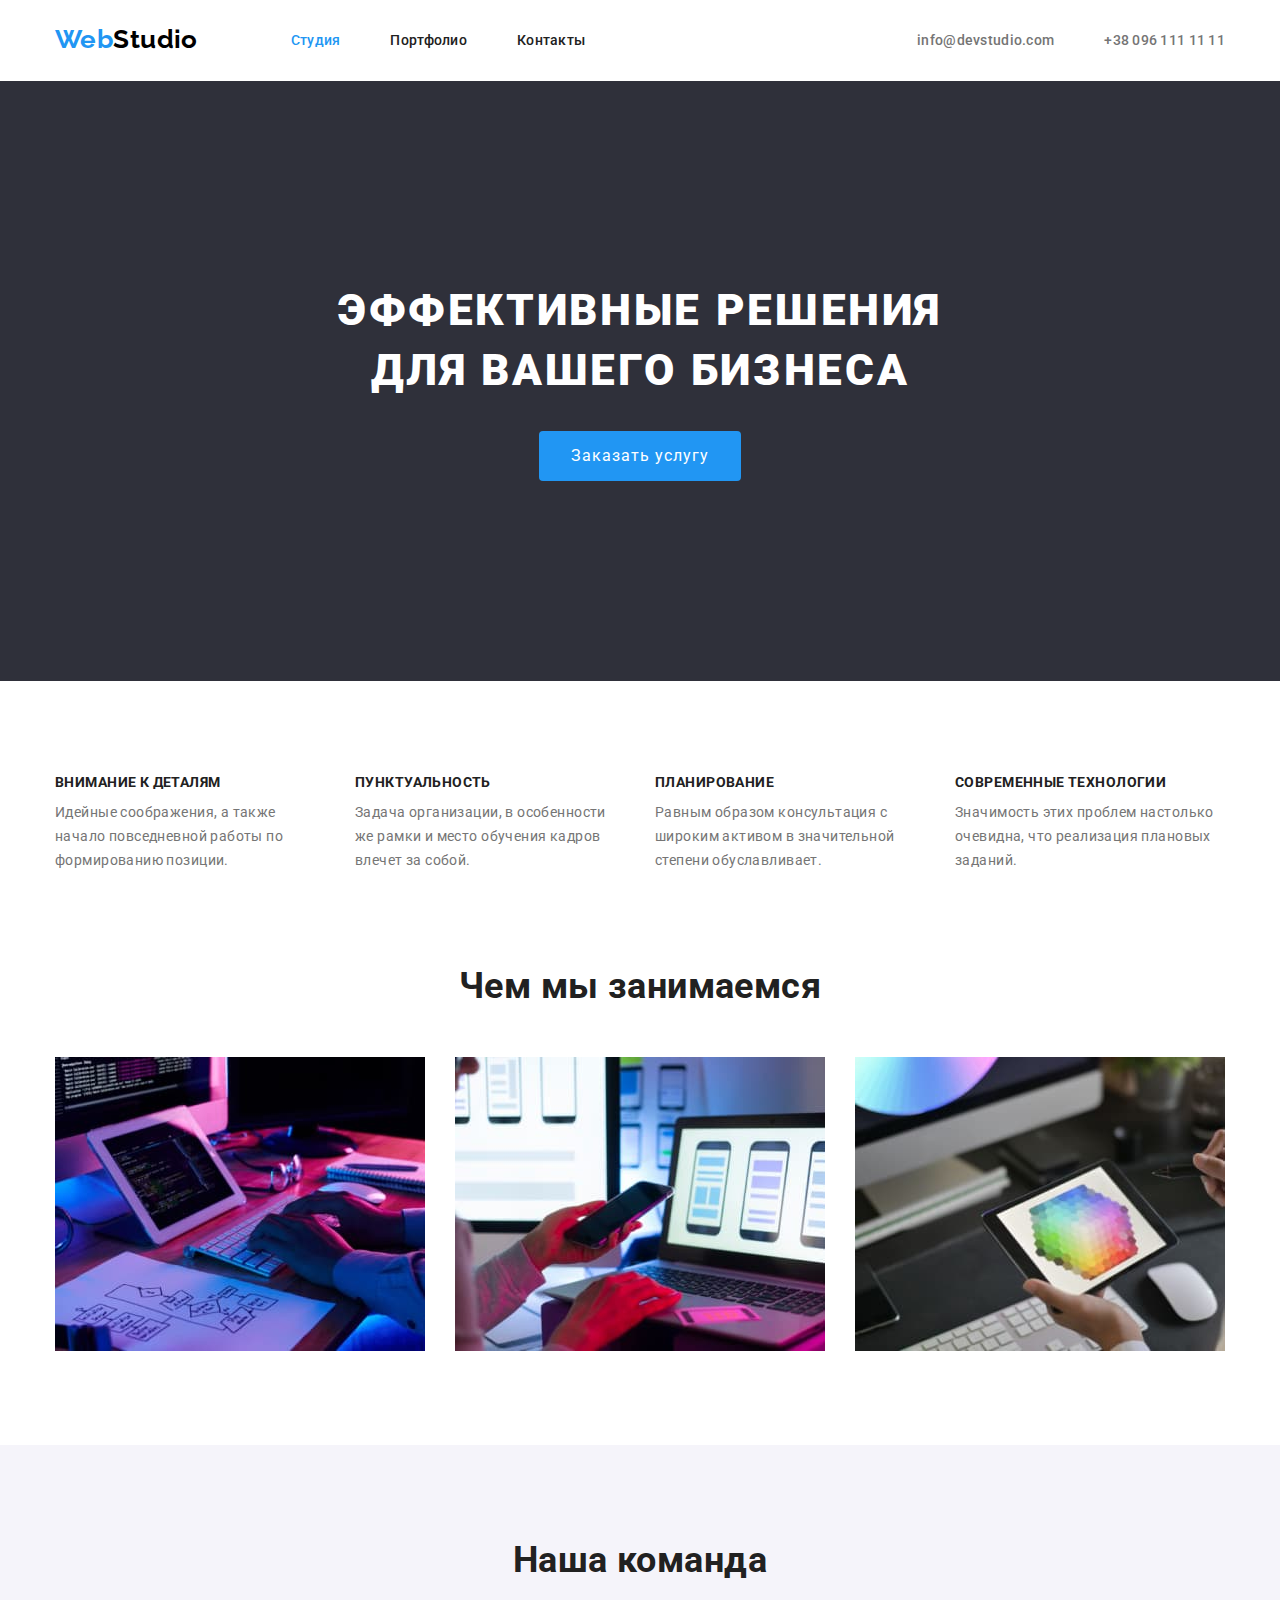
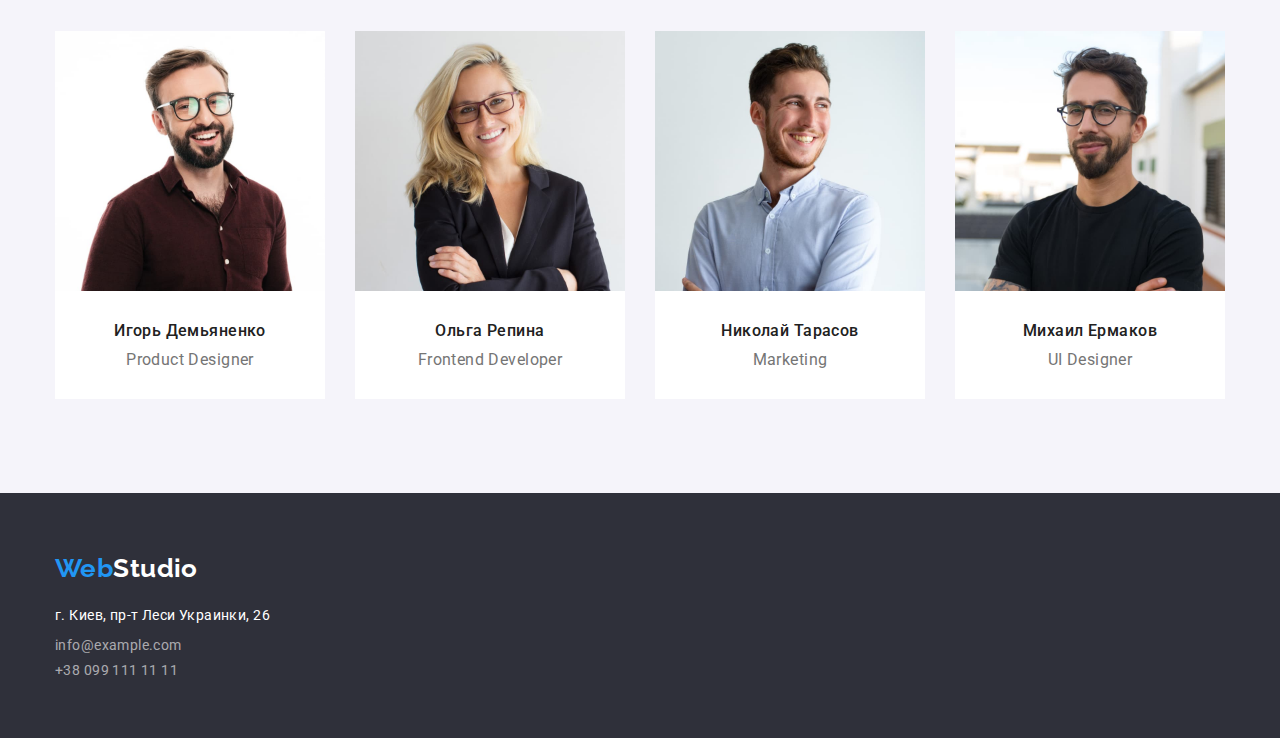
<file: index.html>
<!DOCTYPE html>
<html lang="ru">
  <head>
    <meta charset="UTF-8" />
    <meta http-equiv="X-UA-Compatible" content="IE=edge" />
    <meta name="viewport" content="width=device-width, initial-scale=1.0" />
    <title>WebStudio</title>
    <link rel="preconnect" href="https://fonts.googleapis.com" />
    <link rel="preconnect" href="https://fonts.gstatic.com" crossorigin />
    <link
      href="https://fonts.googleapis.com/css2?family=Raleway:wght@700&family=Roboto:wght@400;500;700&display=swap"
      rel="stylesheet"
    />
    <link rel="stylesheet" href="https://cdn.jsdelivr.net/npm/modern-normalize@1.1.0/modern-normalize.min.css">
    <link rel="stylesheet" href="./css/styles.css" />
  </head>
  <body>
    <header class="page-header">
      <div class="container page-header-container">
        <nav class="page-nav">
          <a class="logo link" href="./index.html"><span class="active">Web</span>Studio </a>
          <ul class="menu list">
            <li class="menu-list">
              <a class="menu-item active link" href="./index.html">Студия</a>
            </li>
            <li class="menu-list">
              <a class="menu-item link" href="about.html">Портфолио</a>
            </li>
            <li class="menu-list">
              <a class="menu-item link" href="./index.html">Контакты</a>
            </li>
          </ul>
        </nav>
          <ul class="contact list ">
            <li class="item">
              <a class="mail-link link" href="mailto:info@devstudio.com" lang="en">info@devstudio.com</a>
            </li>
            <li class="item">
              <a class="phone-number link" href="tel:+380961111111">+38 096 111 11 11</a>
            </li>
          </ul>
      </div>
    </header>
    <main>
      <section class="section hero">
        <div class="hero-side container">
          <h1 class="main-title">Эффективные решения для вашего бизнеса</h1>
          <button class="modal-btn" type="button">Заказать услугу</button>
        </div>
      </section>
      <section class="section">
        <div class="container">
          <h2 hidden>Информация</h2>
          <ul class="about-list list">
            <li>
              <h3 class="about">Внимание к деталям</h3>
              <p class="about-description">
                Идейные соображения, а также начало повседневной работы по
                формированию позиции.
              </p>
            </li>
            <li>
              <h3 class="about">Пунктуальность</h3>
              <p class="about-description">
                Задача организации, в особенности же рамки и место обучения кадров
                влечет за собой.
              </p>
            </li>
            <li>
              <h3 class="about">Планирование</h3>
              <p class="about-description">
                Равным образом консультация с широким активом в значительной
                степени обуславливает.
              </p>
            </li>
            <li>
              <h3 class="about">Современные технологии</h3>
              <p class="about-description">
                Значимость этих проблем настолько очевидна, что реализация
                плановых заданий.
              </p>
            </li>
          </ul>
        </div>
      </section>
      <section class="section about-img">
        <div class="container">
          <h2 class="section-title">Чем мы занимаемся</h2>
          <ul class="work-progress list">
            <li>
              <img
                src="./images/work/laptopj.jpg"
                alt="ноутбук"
                width="370"
                height="294"
              />
            </li>
            <li>
              <img
                src="./images/work/tabletj.jpg"
                alt="планшет"
                width="370"
                height="294"
              />
            </li>
            <li>
              <img
                src="./images/work/laptop2j.jpg"
                alt="ноутбук"
                width="370"
                height="294"
              />
            </li>
          </ul>
        </div>

      </section>
      <section class="team section">
        <div class="container">
          <h2 class="section-title">Наша команда</h2>
          <ul class=" employees list">
            <li class="team-item">
              <img
                src="./images/employees/игорь-демьяненко.jpg"
                alt="Игорь Демьяненко"
                width="270"
                height="260"
              />
              <h3  class="employees-name">Игорь Демьяненко</h3>
              <p  class="employees-position"lang="en">Product Designer</p>
            </li>
            <li class="team-item">
              <img
                src="./images/employees/ольга-репина.jpg"
                alt="Ольга Репина"
                width="270"
                height="260"
              />
              <h3 class="employees-name" >Ольга Репина</h3>
              <p class="employees-position" lang="en">Frontend Developer</p>
            </li>
            <li class="team-item">
              <img
                src="./images/employees/николай-тарасов.jpg"
                alt="Николай Тарасов"
                width="270"
                height="260"
              />
              <h3 class="employees-name" >Николай Тарасов</h3>
              <p class="employees-position" lang="en">Marketing</p>
            </li>
            <li class="team-item">
              <img
                src="./images/employees/михаил-ермаков.jpg"
                alt="Михаил Ермаков"
                width="270"
                height="260"
              />
              <h3 class="employees-name" >Михаил Ермаков</h3>
              <p class="employees-position" lang="en">UI Designer</p>
            </li>
          </ul>
        </div>
        
      </section>
    </main>
    <footer class="footer ">
      <div class="container">
        <a class="logo-footer link" href="./index.html"><span class="active">Web</span>Studio </a>
        <address class="address">
          <div class="footer-contact">
            <ul class=" list">
              <li class="footer-list">
                <a class="maps-go link"
                  href="https://goo.gl/maps/N538ZTTaSPctqNAb8"
                  target="_blank"
                  rel="noopener noreferrer"
                  >г. Киев, пр-т Леси Украинки, 26
                </a>
              </li>
              <li class="footer-list">
                <a class="mail-link-footer link" href="mailto:info@example.com" lang="en">info@example.com</a>
              </li>
              <li class="footer-list">
                <a class="phone-number-footer link" href="tel:+380991111111">+38 099 111 11 11</a>
              </li>
            </ul>
          </div>
          
        </address>
      </div>
    </footer>
  </body>
</html>
</file>
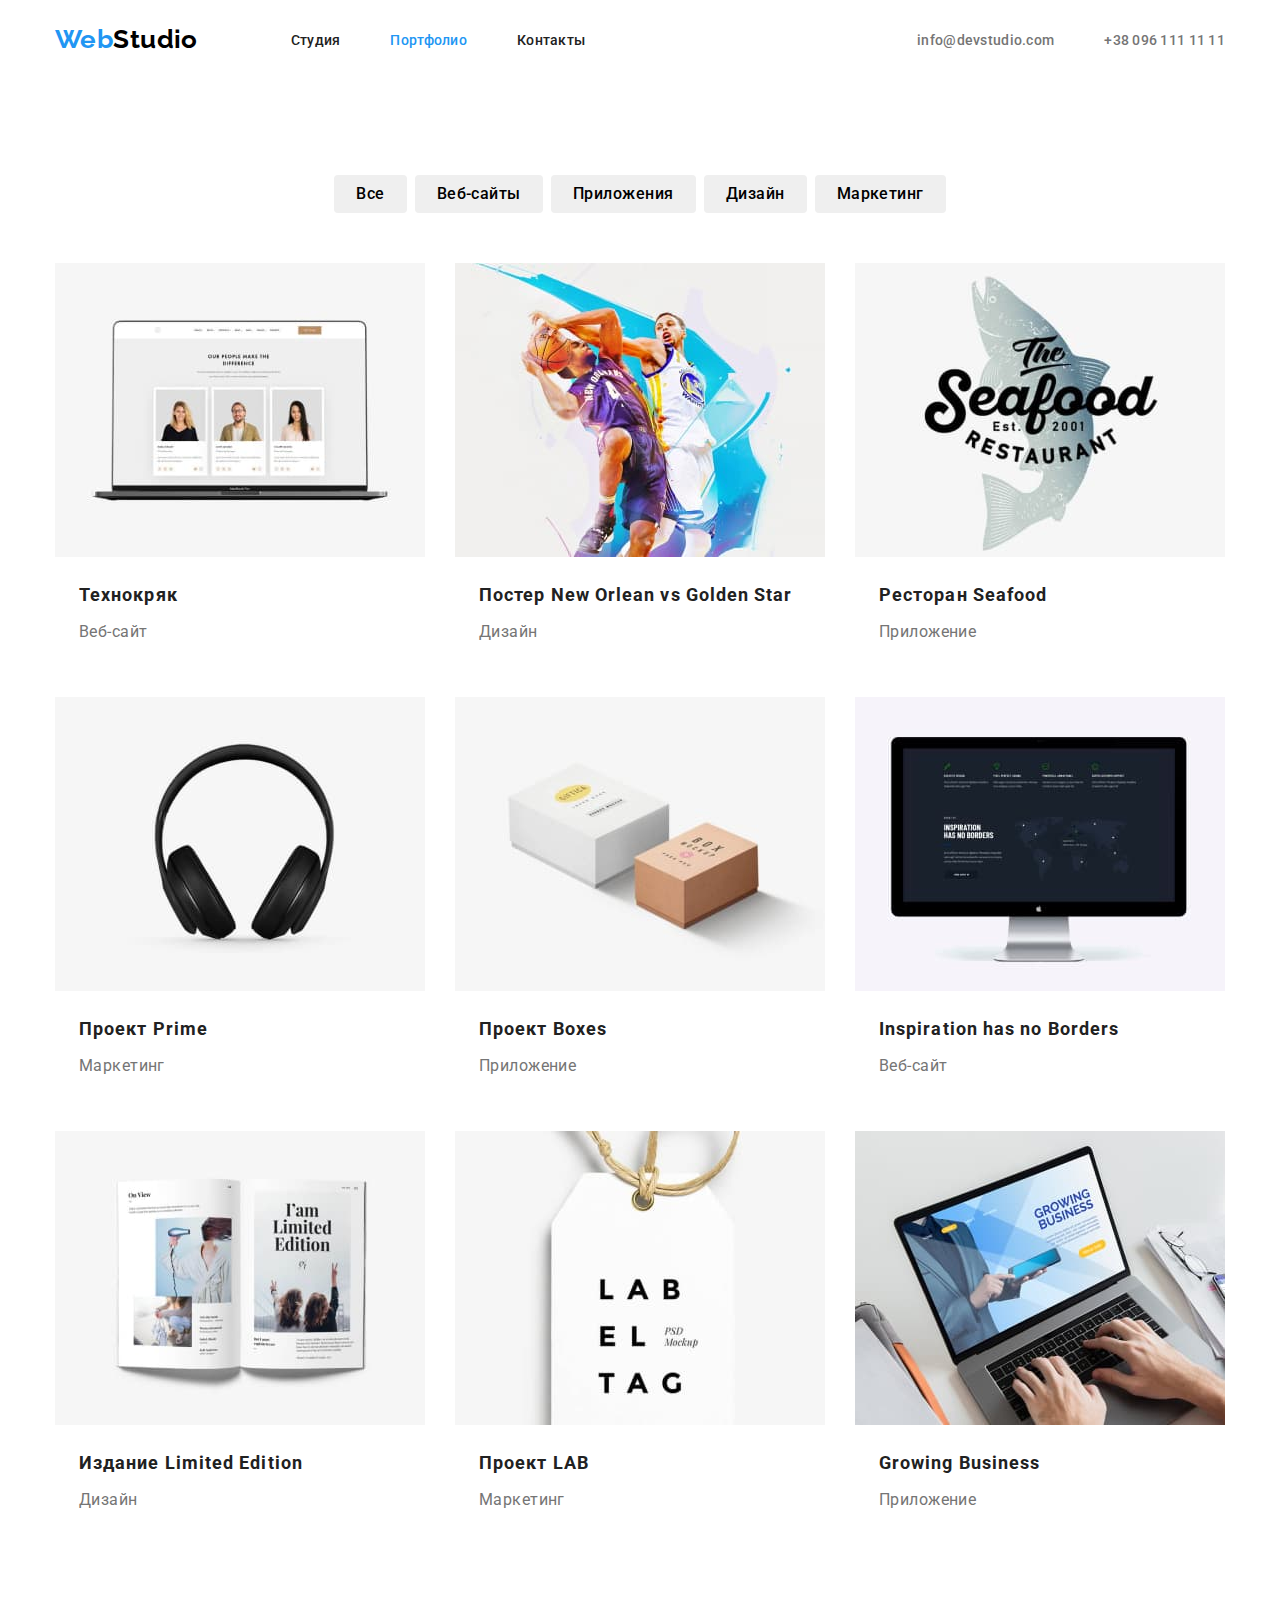
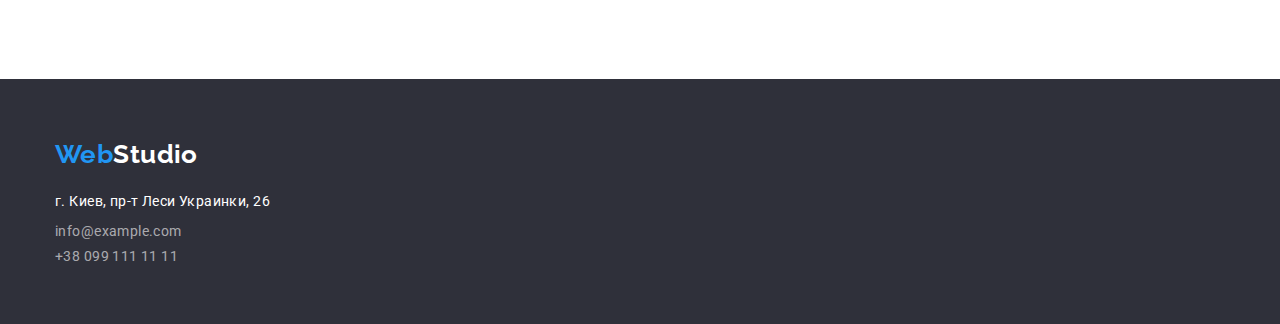
<file: about.html>
<!DOCTYPE html>
<html lang="ru">
  <head>
    <meta charset="UTF-8" />
    <meta http-equiv="X-UA-Compatible" content="IE=edge" />
    <meta name="viewport" content="width=device-width, initial-scale=1.0" />
    <title>WebStudio</title>
    <link rel="preconnect" href="https://fonts.googleapis.com" />
    <link rel="preconnect" href="https://fonts.gstatic.com" crossorigin />
    <link
      href="https://fonts.googleapis.com/css2?family=Raleway:wght@700&family=Roboto:wght@400;500;700&display=swap"
      rel="stylesheet"
    />
    <link rel="stylesheet" href="https://cdn.jsdelivr.net/npm/modern-normalize@1.1.0/modern-normalize.min.css">    <link rel="stylesheet" href="./css/styles.css" />
  </head>
  <body>
    <header class="page-header ">
      <div class="container page-header-container">
        <nav class="page-nav">
          <a class="logo link" href="./index.html"><span class="active">Web</span>Studio </a>
          <ul class="menu list">
            <li class="menu-list">
              <a class="menu-item link" href="./index.html">Студия</a>
            </li>
            <li class="menu-list">
              <a class="menu-item active link" href="about.html">Портфолио</a>
            </li>
            <li class="menu-list">
              <a class="menu-item link" href="./index.html">Контакты</a>
            </li>
          </ul>
        </nav>
        <ul class="contact list">
          <li class="item">
            <a class="mail-link link" href="mailto:info@devstudio.com" lang="en">info@devstudio.com</a>
          </li>
          <li class="item">
            <a class="phone-number list link" href="tel:+380961111111">+38 096 111 11 11</a>
          </li>
        </ul>
      </div>

    </header>
      <main>
        <section class="section projects">
          <div class="container">
            <h1 class="projects-title">Наши работы</h1>
            <ul class="filter-list">
              <li class="filter-item">
                <button class="button button-active" type="button">Все</button>
              </li>
              <li class="filter-item"><button class="button button-active" type="button">Веб-сайты</button></li>
              <li class="filter-item"><button class="button button-active" type="button">Приложения</button></li>
              <li class="filter-item"><button class="button button-active" type="button">Дизайн</button></li>
              <li class="filter-item"><button class="button button-active" type="button">Маркетинг</button></li>
            </ul>
                <ul class="project list">
                  <li>
                    <img src="./images/project/laptop.jpg" alt="laptop" />
                    <h2 class="name">Технокряк</h2>
                    <p class="technology">Веб-сайт</p>
                  </li>
                  <li>
                    <img src="./images/project/basket.jpg" alt="basket" />
                    <h2 class="name">Постер New Orlean vs Golden Star</h2>
                    <p class="technology">Дизайн</p>
                  </li>
                  <li>
                   <img src="./images/project/seafoot.jpg" alt="seafoot" />
                    <h2 class="name">Ресторан Seafood</h2>
                    <p class="technology">Приложение</p>
                  </li>
                  <li>
                    <img src="./images/project/prime.jpg" alt="prime" />
                    <h2 class="name">Проект Prime</h2>
                    <p class="technology">Маркетинг</p>
                  </li>
                  <li>
                    <img src="./images/project/box.jpg" alt="box" />
                    <h2 class="name">Проект Boxes</h2>
                    <p class="technology">Приложение</p>
                  </li>
                  <li>
                    <img src="./images/project/borders.jpg" alt="borders" />
                    <h2 class="name">Inspiration has no Borders</h2>
                    <p class="technology">Веб-сайт</p>
                  </li>
                  <li>
                    <img src="./images/project/limited.jpg" alt="limited" />
                    <h2 class="name">Издание Limited Edition</h2>
                    <p class="technology">Дизайн</p>
                  </li>
                  <li>
                    <img src="./images/project/lab.jpg" alt="lab" />
                    <h2 class="name">Проект LAB</h2>
                    <p class="technology" >Маркетинг</p>
  
                  </li>
                  <li>
                    <img
                      src="./images/project/growingbusiness.jpg"
                      alt="growingbusiness"
                    />
                    <h2 class="name">Growing Business</h2>
                    <p class="technology">Приложение</p>
                  </li>
                </ul>
          </div>
            </section>  
    </main>
    <footer class="footer ">
      <div class="container">
        <a class="logo-footer link" href="./index.html"><span class="active">Web</span>Studio </a>
        <address class="address">
          <div class="footer-contact">
            <ul class=" list">
              <li class="footer-list">
                <a class="maps-go link"
                  href="https://goo.gl/maps/N538ZTTaSPctqNAb8"
                  target="_blank"
                  rel="noopener noreferrer"
                  >г. Киев, пр-т Леси Украинки, 26
                </a>
              </li>
              <li class="footer-list">
                <a class="mail-link-footer link" href="mailto:info@example.com" lang="en">info@example.com</a>
              </li>
              <li class="footer-list">
                <a class="phone-number-footer link" href="tel:+380991111111">+38 099 111 11 11</a>
              </li>
            </ul>
          </div>
        </address>
      </div>
    </footer>
  </body>
</html>
</file>
<file: css/styles.css>
:root {
    --background: #FFFFFF;
    --text-color: #757575;
    --active-color: #2196f3;
    --title-color: #212121;
    --text-primary-color: #FFFFFF;
    --black: #000;
    --hero-color: #2f303a;
  }

  h1,
  h2,
  h3,
  p{
    margin-top: 0;
    margin-bottom: 0;
  }

  ul,ol{
    margin-top: 0;
    margin-bottom: 0;
    padding-left: 0;
  }

  img{
    display: block;
  }
  
  button{
    cursor: pointer;
  }

  .section{
    padding: 94px 0;
  }

  body {
    font-family: 'Roboto', sans-serif;
    font-size: 14px;
    letter-spacing: 0.03em;
    color: var(--text-color);
    background-color: var(--background);
  }

  .container{
    width: 1200px;
    margin-left: auto;
    margin-right: auto;
    padding-left: 15px;
    padding-right: 15px;
  }
  
  .list{
    list-style: none;
}

.link{
    text-decoration: none;
}



.logo{
    font-family: 'Raleway', sans-serif;
font-weight: 700;
font-size: 26px;
line-height: 1.20;
color: var(--black);
margin-right: 93px;
padding-top: 24px;
padding-bottom: 25px;
}

.menu-list,
.contact{
    list-style: none;
}

.menu{
  display: flex;
  align-items: center;
  padding-top: 32px;
  padding-bottom: 32px;
}

.menu-list:not(:last-child){
margin-right: 50px;
}
.active{
    color: var(--active-color);
}

.menu-item{
font-weight: 500;
line-height: 1.14;
letter-spacing: 0.02em;
color: var(--title-color);

}

.mail-link{
    font-weight: 500;
    line-height: 1.14;
    letter-spacing: 0.02em;
    color: var(--text-color);
}

.contact .item + .item {
  margin-left: 50px;
}
.phone-number{
font-weight: 500;
line-height: 1.14;
letter-spacing: 0.02em;
color: var(--text-color);
}

.menu-item.active,
.menu-item:focus,
.menu-item:hover,
.contact:focus,
.contact:hover{
  color: var(--active-color);
}

.contact{
  display: flex;
  align-items: center;
  margin-left: auto;
  padding-bottom: 32px;
  padding-top: 32px;

}

.mail-link:hover,
.mail-link:focus,
.mail-link-footer:hover,
.mail-link-footer:focus{
    color:  var(--active-color);
}

.phone-number:hover,
.phone-number:focus,
.phone-number-footer:hover,
.phone-number-footer:focus{
    color:  var(--active-color);
}



.hero {
  padding: 200px 0;
  background-color: var(--hero-color) ;
  text-align: center;
margin-right: auto;
margin-left: auto;
  }

.main-title{
  margin-top: 0;
  margin-bottom: 30px;
  margin-left: auto;
  margin-right: auto;
  width: 696px;
  font-weight: 900;
  font-size: 44px;
  line-height: 1.36;
  text-align: center;
  letter-spacing: 0.06em;
  text-transform: uppercase;
color:  var(--text-primary-color);

}

.modal-btn{
  display: inline-block;
  border: none;
  border-radius: 4px;
  padding: 10px 32px;
  min-width: 200px;
  font-family: 'Roboto';
  font-size: 16px;
  line-height: 1.88;
  align-items: center;
  letter-spacing: 0.06em;
  color: var(--text-primary-color);
  background-color: var(--active-color);
  cursor: pointer;
}



.modal-btn:hover,
.modal-btn:focus{
    color: var(--active-color);
    background-color: var(--text-primary-color);
}

.about-list{
  display: flex;
  flex-wrap: wrap;
  gap: 30px;
}

.about{
font-weight: 700;
font-size: 14px;
line-height: 1.14;
text-transform: uppercase;
color: var(--title-color);
margin-bottom: 10px;}

.about-description{
font-weight: 400;
line-height: 1.71;
flex-wrap: wrap;
width: 270px;
height: 70px;
}

.about-img{
  padding-top: 0;
}

.section-title{
font-weight: 700;
font-size: 36px;
line-height: 1.17;
text-align: center;
color: var(--title-color);
}

.work-progress{
  margin-top: 50px;
  display: flex;
  gap: 30px;
}

.team{
  background: #F5F4FA;
}

.team-item{
  background-color: var(--text-primary-color);
}

.employees{
margin-top: 50px;
  display: flex;
  gap: 30px;
}

.employees-name{
font-weight: 500;
font-size: 16px;
line-height: 1.19;
text-align: center;
color:var(--title-color);
margin-bottom: 10px;
padding-top: 30px;
}



.employees-position{
font-weight: 400;
font-size: 16px;
line-height: 1.19;
text-align: center;
padding-bottom: 30px;}


.maps-go{
  font-weight: 400;
  font-size: 14px;
  line-height: 1.71;  
  color: var(--text-primary-color);
}

.footer-list:not(:last-child) {
  margin-bottom: 9px;
}
.name{
font-weight: 700;
font-size: 18px;
line-height: 2;
letter-spacing: 0.06em;
color: var(--title-color);
padding-top: 20px;
padding-right: 24px;
padding-left: 24px;
margin-bottom: 4px;
}

.technology{
font-weight: 400;
font-size: 16px;
line-height: 1.88;
margin: 0;
padding-top: 0;
padding-left: 24px;
padding-bottom: 20px;
padding-right: 24px;
}

.footer{
    background-color: var(--hero-color);
    padding-top: 60px;
    padding-bottom: 60px;
}

.projects-title {
    font-size: 0;
    color: transparent;
  }
  
  .filter-list {
    list-style: none;
    display: flex;
  justify-content: center;
  margin-bottom: 50px;
  }

  .filter-item:not(:last-child){
    margin-right: 8px;
  }
  
  .project-title {
    font-size: 18px;
    line-height: 2;
    letter-spacing: 0.06em;
    color: var(--title-color);
  }
  
  .button:hover,
  .button:focus {
    color: var(--text-primary-color);
    background-color: var(--active-color);
  }



  .page-header .contact-link {
    color: var(--text-color);
  }

  .page-header-container{
    display: flex;
    align-items: center;
  }

  .page-nav{
    display: flex;
    align-items: center;
  }
  
.mail-link-footer,
.phone-number-footer{
  color: rgba(255, 255, 255, 0.6);
}

.logo-footer{
  font-family: 'Raleway', sans-serif;
  font-weight: 700;
  font-size: 26px;
  line-height: 1.20;
  color: var(--text-primary-color);
  display: block;
  margin-bottom: 20px;

}
.address{
  font-style: normal;
}

.button-active{
display: inline-block;
border: none;
border-radius: 4px;
margin-top: 0;
margin-bottom: 0;
padding: 6px 22px;
font-family: inherit;
font-weight: 500;
font-size: 16px;
line-height: 1.62;
text-align: center;
letter-spacing: 0.03em;
cursor: pointer;
}

.button-active:not(:last-child){
  margin-left: 8px;
}


.project{
  display: flex;
  flex-wrap: wrap;
  gap: 30px;
padding: 0;
padding-bottom: 50px;}
</file>
